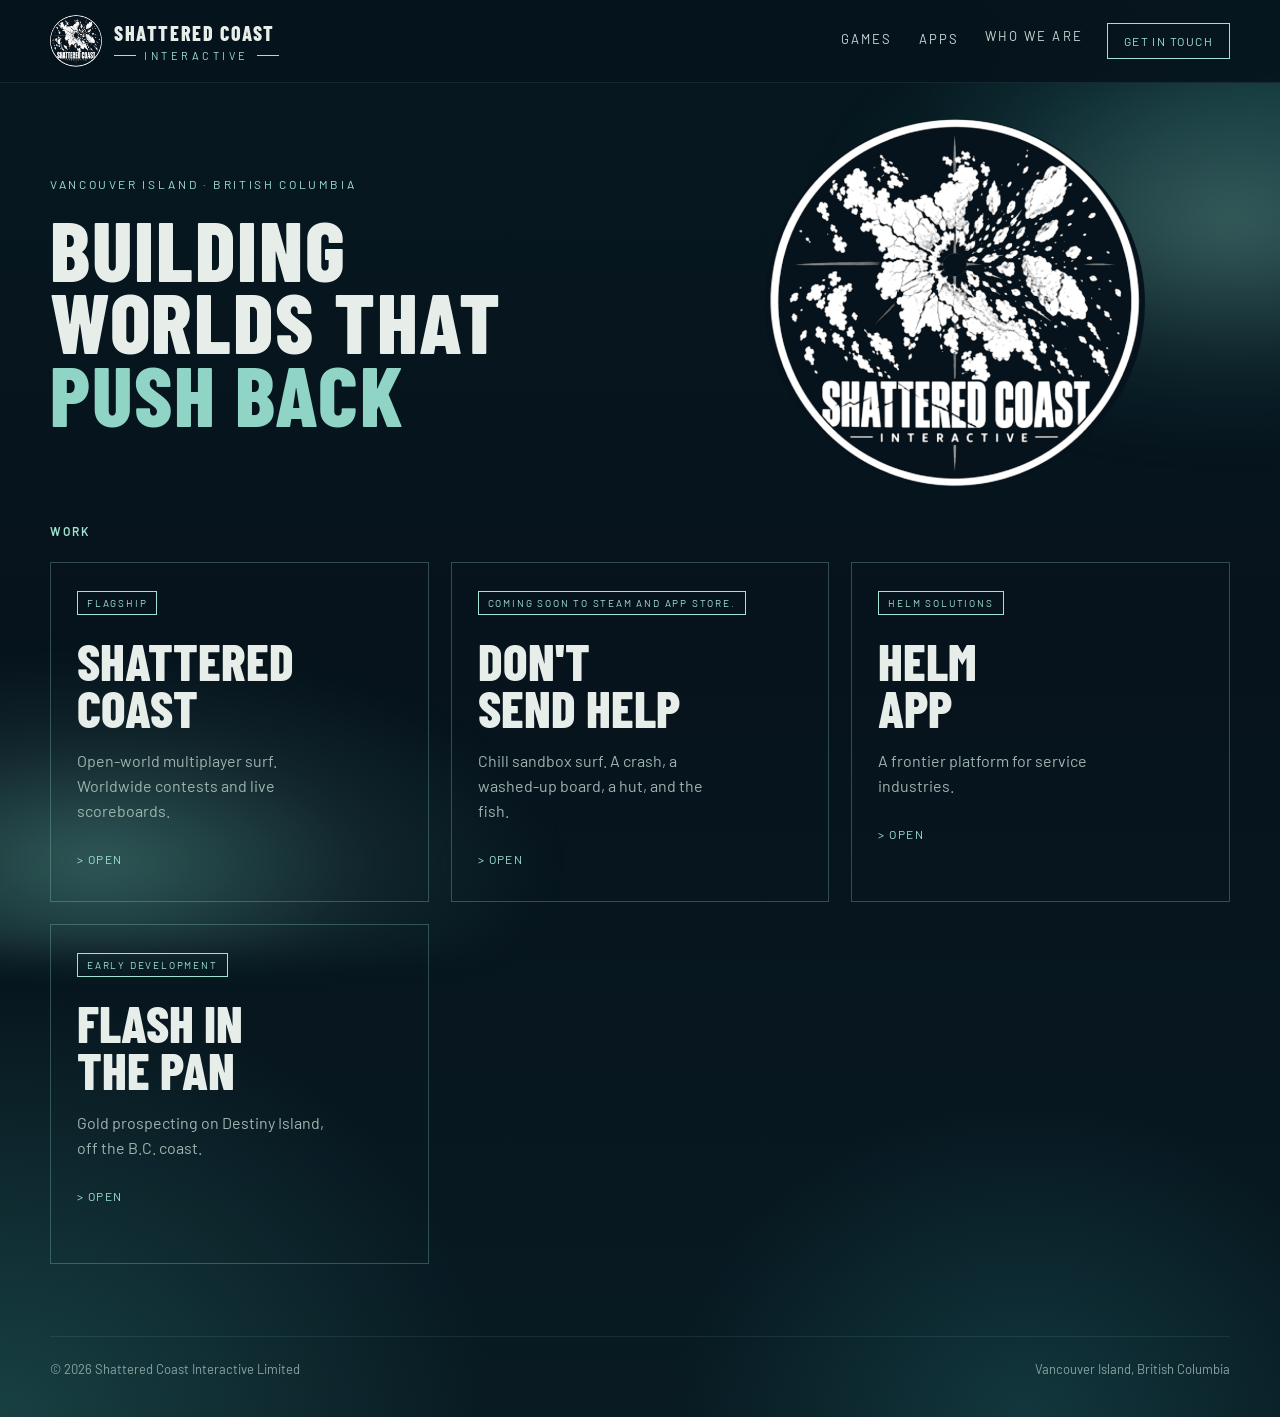
<file: index.html>
<!DOCTYPE html>
<html lang="en">
<head>
<meta charset="UTF-8" />
<meta name="viewport" content="width=device-width, initial-scale=1" />
<title>Shattered Coast Interactive</title>
<link href="https://fonts.googleapis.com/css2?family=Barlow+Condensed:wght@700;800&family=Barlow:wght@400;500&display=swap" rel="stylesheet" />
<link rel="stylesheet" href="styles.css" />
</head>
<body>
<div class="foam-strand a"></div>
<div class="foam-strand b"></div>
<header>
  <div class="wrap bar">
    <a class="brand" href="index.html">
      <img class="mark" src="logo-navy.jpg" alt="Shattered Coast logo" />
      <div class="word"><strong>SHATTERED COAST</strong><em><span></span> INTERACTIVE <span></span></em></div>
    </a>
    <button class="menu-btn" type="button" aria-label="Open menu">Menu</button>
    <nav>
      <div class="drop"><a href="game-shattered-coast.html">Games</a><div class="menu"><a href="game-shattered-coast.html">Shattered Coast</a><a href="dont-send-help.html">Don't Send Help</a><a href="flash-in-the-pan.html">Flash in the Pan</a></div></div>
      <div class="drop"><a href="helm.html">Apps</a><div class="menu"><a href="helm.html">Home</a></div></div>
      <a href="who-we-are.html">Who We Are</a>
    </nav>
    <a class="steam" href="contact.html">Get in touch</a>
  </div>
</header>
<main id="top">
  <section class="wrap hero">
    <div>
      <p class="pin">Vancouver Island · British Columbia</p>
      <h1>Building<br>worlds that<br><span class="foam">push back</span></h1>
    </div>
    <div class="hero-mark"><img src="logo-navy.jpg" alt="Shattered Coast" /></div>
  </section>
  <section class="wrap work">
    <p class="kicker"><b>Work</b></p>
    <div class="cards">
      <article class="panel">
        <span class="badge">Flagship</span>
        <h2>Shattered<br>Coast</h2>
        <p>Open-world multiplayer surf. Worldwide contests and live scoreboards.</p>
        <a href="game-shattered-coast.html">Open</a>
      </article>
      <article class="panel">
        <span class="badge">Coming soon to Steam and App Store.</span>
        <h2>Don't<br>Send Help</h2>
        <p>Chill sandbox surf. A crash, a washed-up board, a hut, and the fish.</p>
        <a href="dont-send-help.html">Open</a>
      </article>
      <article class="panel">
        <span class="badge">Helm Solutions</span>
        <h2>Helm<br>App</h2>
        <p>A frontier platform for service industries.</p>
        <a href="helm.html">Open</a>
      </article>
      <article class="panel">
        <span class="badge">Early development</span>
        <h2>Flash in<br>the Pan</h2>
        <p>Gold prospecting on Destiny Island, off the B.C. coast.</p>
        <a href="flash-in-the-pan.html">Open</a>
      </article>
    </div>
  </section>
</main>
<footer class="wrap"><span>© 2026 Shattered Coast Interactive Limited</span><span>Vancouver Island, British Columbia</span></footer>
<script>
document.querySelectorAll(".menu-btn").forEach(function(btn){
  btn.addEventListener("click", function(){
    var h = btn.closest("header");
    h.classList.toggle("open");
    btn.textContent = h.classList.contains("open") ? "Close" : "Menu";
  });
});
</script>
</body>
</html>
</file>
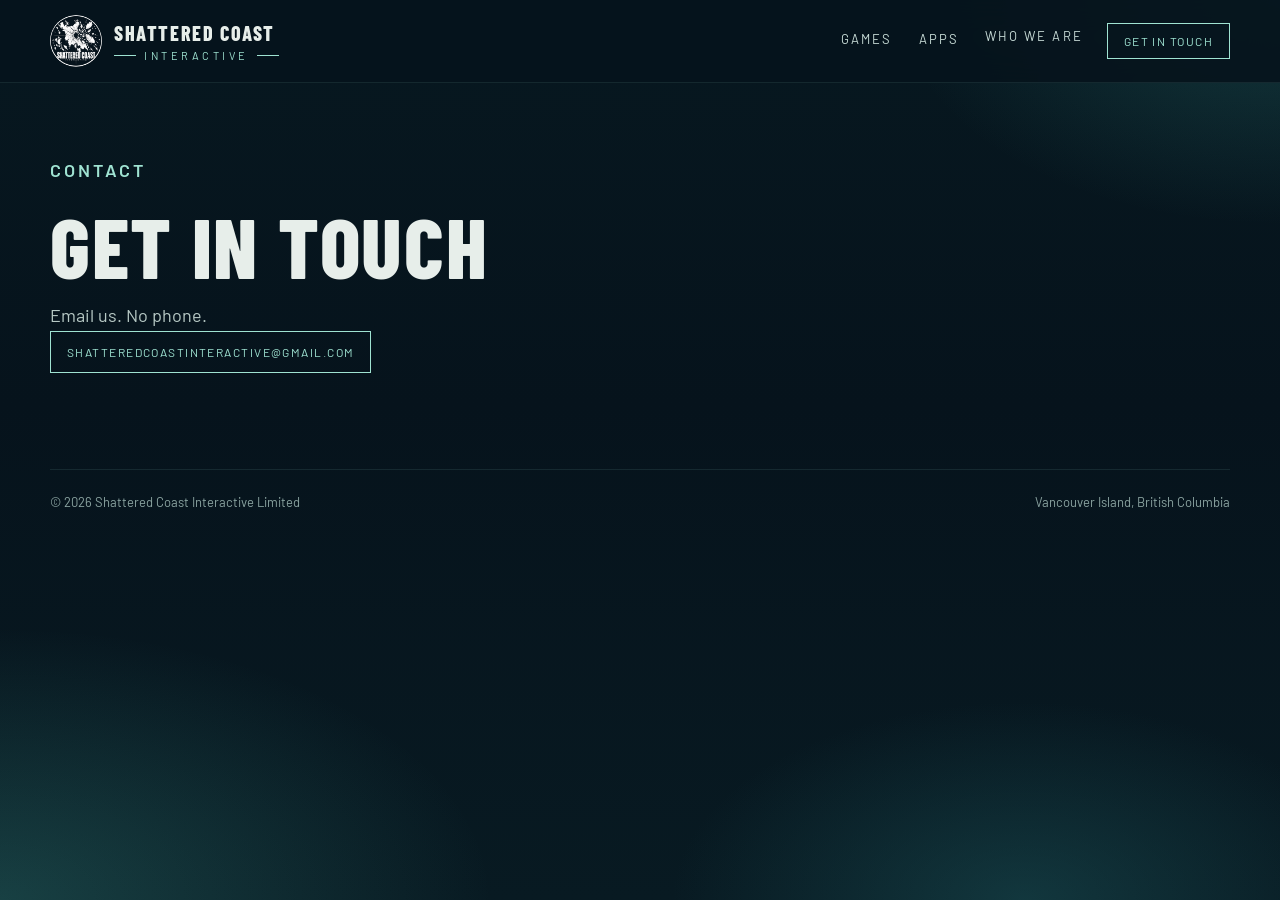
<file: contact.html>
<!DOCTYPE html>
<html lang="en">
<head>
<meta charset="UTF-8" />
<meta name="viewport" content="width=device-width, initial-scale=1" />
<title>Get in touch</title>
<link href="https://fonts.googleapis.com/css2?family=Barlow+Condensed:wght@700;800&family=Barlow:wght@400;500&display=swap" rel="stylesheet" />
<link rel="stylesheet" href="styles.css" />
</head>
<body>
<header>
  <div class="wrap bar">
    <a class="brand" href="index.html">
      <img class="mark" src="logo-navy.jpg" alt="Shattered Coast logo" />
      <div class="word"><strong>SHATTERED COAST</strong><em><span></span> INTERACTIVE <span></span></em></div>
    </a>
    <nav>
      <div class="drop"><a href="game-shattered-coast.html">Games</a><div class="menu"><a href="game-shattered-coast.html">Shattered Coast</a><a href="dont-send-help.html">Don't Send Help</a><a href="flash-in-the-pan.html">Flash in the Pan</a></div></div>
      <div class="drop"><a href="helm.html">Apps</a><div class="menu"><a href="helm.html">Home</a></div></div>
      <a href="who-we-are.html">Who We Are</a>
    </nav>
    <a class="steam" href="mailto:shatteredcoastinteractive@gmail.com">Get in touch</a>
  </div>
</header>
<main class="wrap page">
  <p class="kicker"><b>Contact</b></p>
  <h1>Get in touch</h1>
  <p>Email us. No phone.</p>
  <p><a class="steam" href="mailto:shatteredcoastinteractive@gmail.com">shatteredcoastinteractive@gmail.com</a></p>
</main>
<footer class="wrap"><span>© 2026 Shattered Coast Interactive Limited</span><span>Vancouver Island, British Columbia</span></footer>
</body>
</html>
</file>
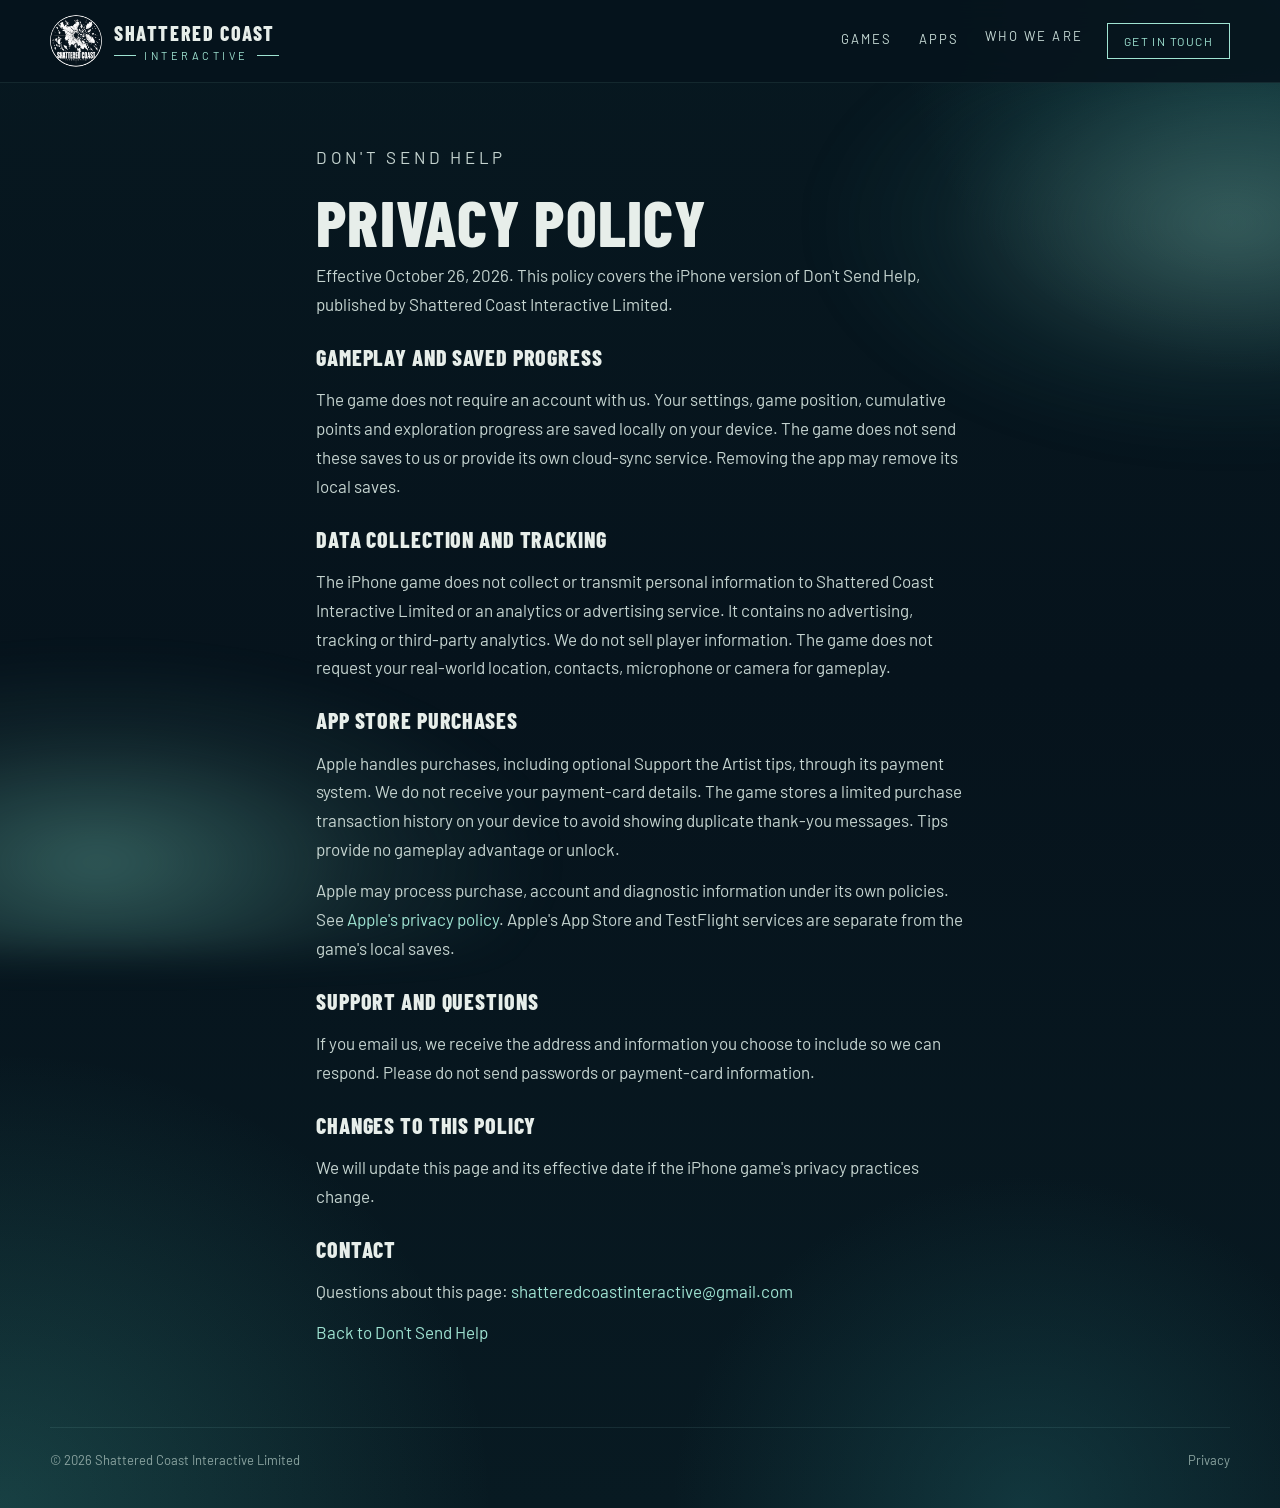
<file: dont-send-help-privacy.html>
<!DOCTYPE html>
<html lang="en">
<head>
<meta charset="UTF-8" />
<meta name="viewport" content="width=device-width, initial-scale=1" />
<title>Don't Send Help — Privacy policy</title>
<link href="https://fonts.googleapis.com/css2?family=Barlow+Condensed:wght@700;800&family=Barlow:wght@400;500&display=swap" rel="stylesheet" />
<link rel="stylesheet" href="styles.css" />
<style>
.policy { position: relative; z-index: 1; padding: 48px 0 80px; max-width: 72ch; }
.policy h1 { font-size: clamp(36px, 5vw, 64px); margin-bottom: 12px; }
.policy p, .policy li { color: #c5d4d0; font-size: 17px; line-height: 1.7; margin-top: 12px; }
.policy h2 { font-size: 22px; margin-top: 28px; letter-spacing: .04em; }
.policy a { color: var(--foam); }
</style>
</head>
<body>
<div class="foam-strand a"></div>
<div class="foam-strand b"></div>
<header>
  <div class="wrap bar">
    <a class="brand" href="index.html">
      <img class="mark" src="logo-navy.jpg" alt="Shattered Coast logo" />
      <div class="word"><strong>SHATTERED COAST</strong><em><span></span> INTERACTIVE <span></span></em></div>
    </a>
    <button class="menu-btn" type="button" aria-label="Open menu">Menu</button>
    <nav>
      <div class="drop"><a href="game-shattered-coast.html">Games</a><div class="menu"><a href="game-shattered-coast.html">Shattered Coast</a><a href="dont-send-help.html">Don't Send Help</a><a href="flash-in-the-pan.html">Flash in the Pan</a></div></div>
      <div class="drop"><a href="helm.html">Apps</a><div class="menu"><a href="helm.html">Home</a></div></div>
      <a href="who-we-are.html">Who We Are</a>
    </nav>
    <a class="steam" href="contact.html">Get in touch</a>
  </div>
</header>
<main class="wrap policy">
  <p class="pin">Don't Send Help</p>
  <h1>Privacy policy</h1>
  <p>Effective October 26, 2026. This policy covers the iPhone version of Don't Send Help, published by Shattered Coast Interactive Limited.</p>
  <h2>Gameplay and saved progress</h2>
  <p>The game does not require an account with us. Your settings, game position, cumulative points and exploration progress are saved locally on your device. The game does not send these saves to us or provide its own cloud-sync service. Removing the app may remove its local saves.</p>
  <h2>Data collection and tracking</h2>
  <p>The iPhone game does not collect or transmit personal information to Shattered Coast Interactive Limited or an analytics or advertising service. It contains no advertising, tracking or third-party analytics. We do not sell player information. The game does not request your real-world location, contacts, microphone or camera for gameplay.</p>
  <h2>App Store purchases</h2>
  <p>Apple handles purchases, including optional Support the Artist tips, through its payment system. We do not receive your payment-card details. The game stores a limited purchase transaction history on your device to avoid showing duplicate thank-you messages. Tips provide no gameplay advantage or unlock.</p>
  <p>Apple may process purchase, account and diagnostic information under its own policies. See <a href="https://www.apple.com/legal/privacy/">Apple's privacy policy</a>. Apple's App Store and TestFlight services are separate from the game's local saves.</p>
  <h2>Support and questions</h2>
  <p>If you email us, we receive the address and information you choose to include so we can respond. Please do not send passwords or payment-card information.</p>
  <h2>Changes to this policy</h2>
  <p>We will update this page and its effective date if the iPhone game's privacy practices change.</p>
  <h2>Contact</h2>
  <p>Questions about this page: <a href="mailto:shatteredcoastinteractive@gmail.com">shatteredcoastinteractive@gmail.com</a></p>
  <p><a href="dont-send-help.html">Back to Don't Send Help</a></p>
</main>
<footer class="wrap"><span>© 2026 Shattered Coast Interactive Limited</span><span>Privacy</span></footer>
<script>
document.querySelectorAll(".menu-btn").forEach(function(btn){
  btn.addEventListener("click", function(){
    var h = btn.closest("header");
    h.classList.toggle("open");
    btn.textContent = h.classList.contains("open") ? "Close" : "Menu";
  });
});
</script>
</body>
</html>
</file>
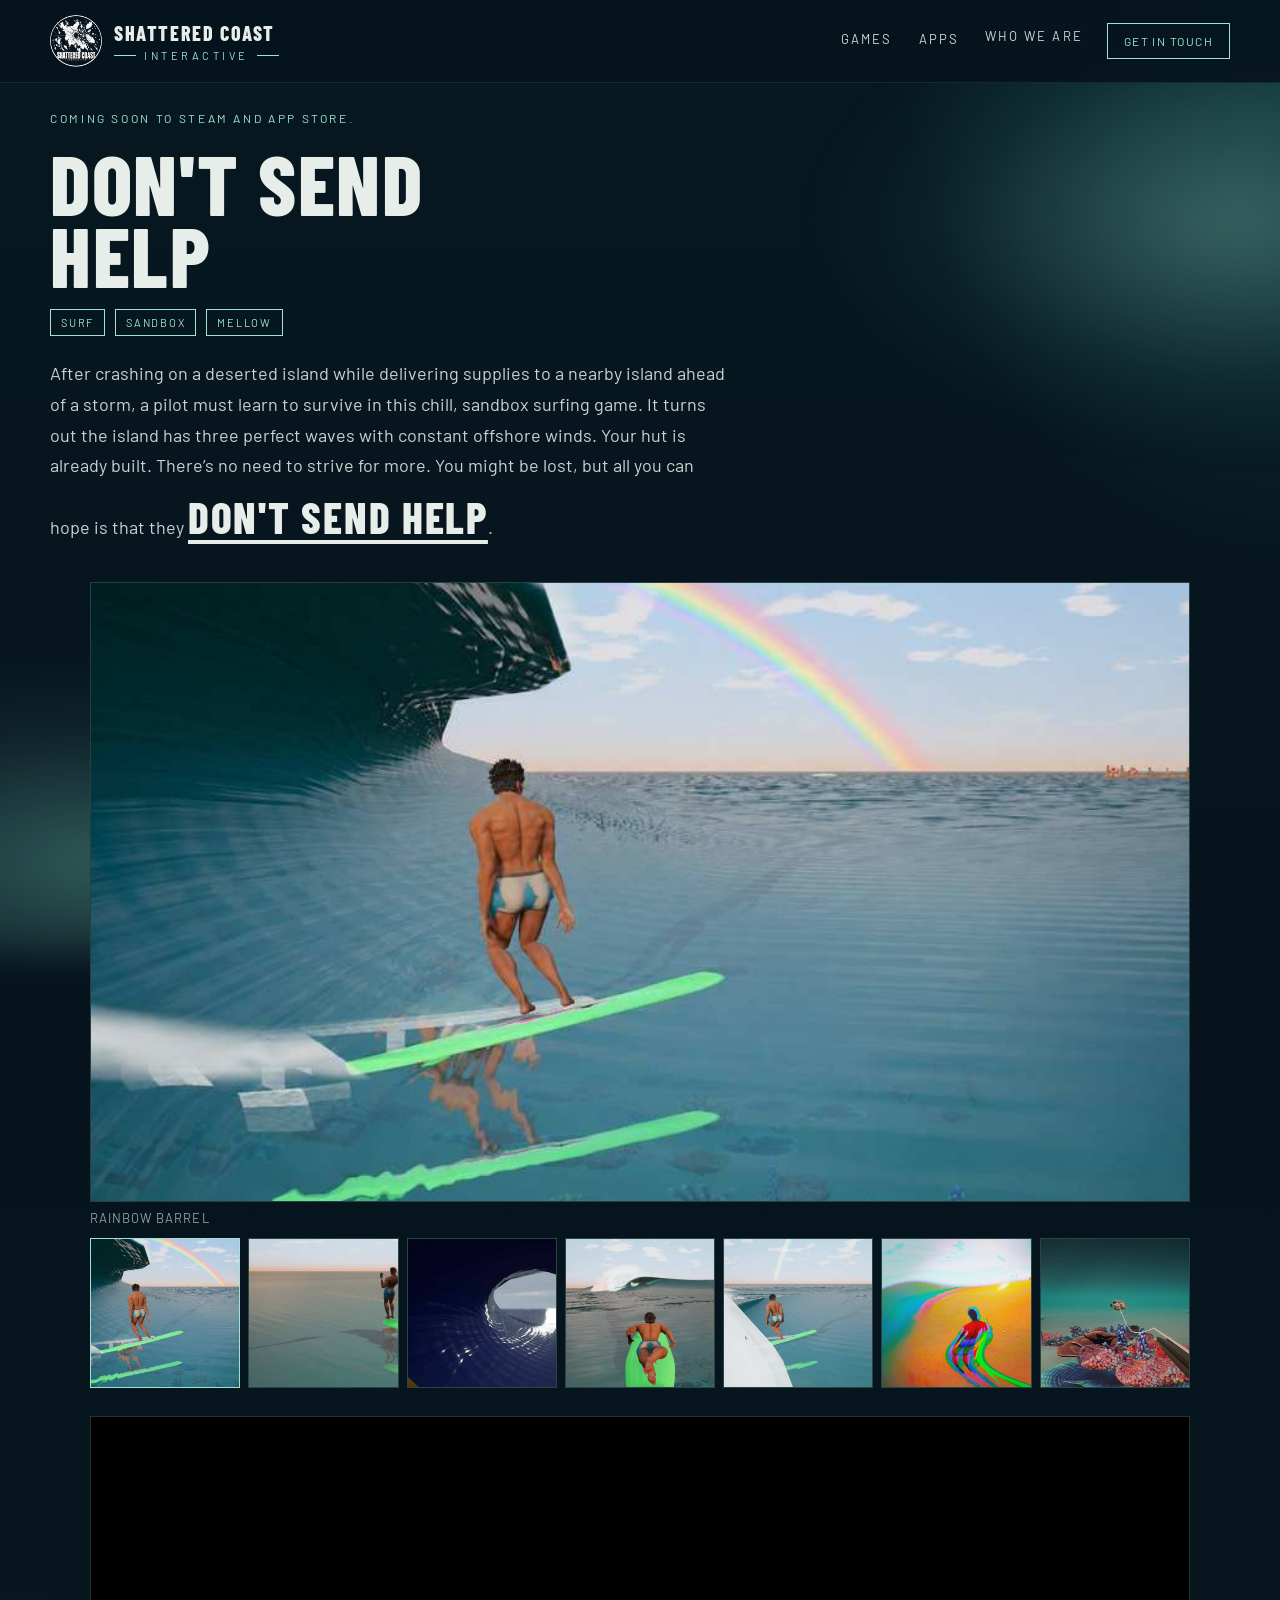
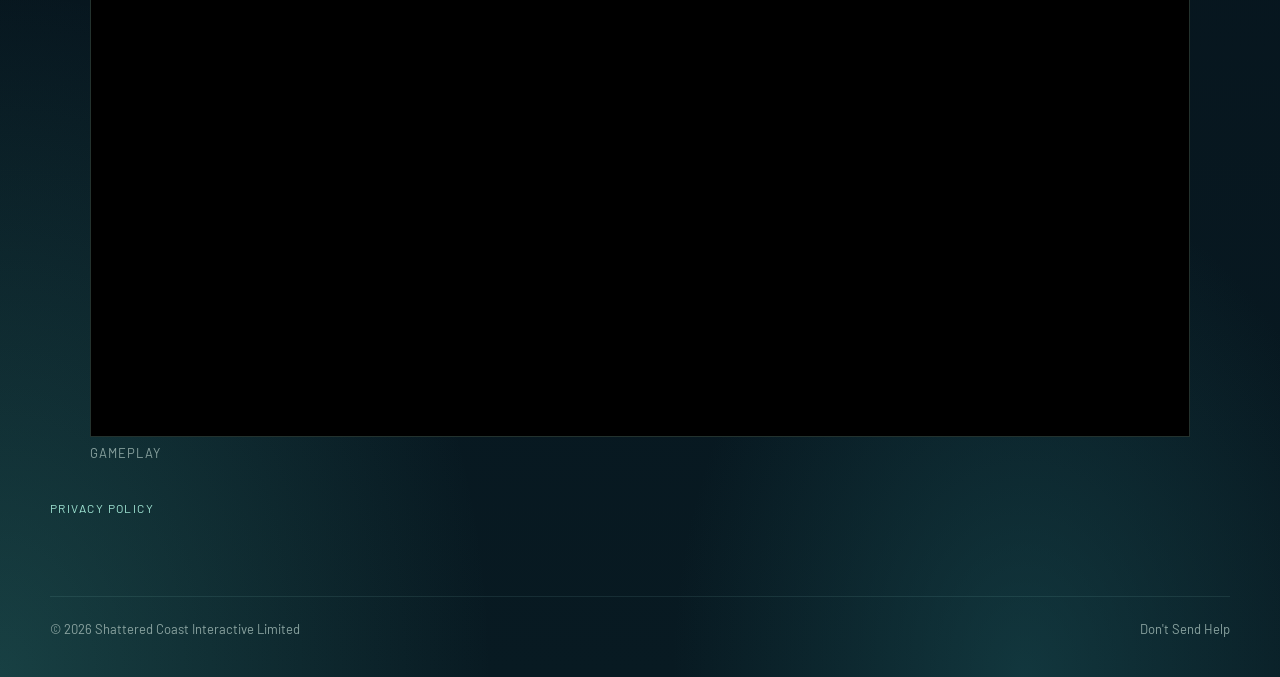
<file: dont-send-help.html>
<!DOCTYPE html>
<html lang="en">
<head>
<meta charset="UTF-8" />
<meta name="viewport" content="width=device-width, initial-scale=1" />
<title>Don't Send Help</title>
<link href="https://fonts.googleapis.com/css2?family=Barlow+Condensed:wght@700;800&family=Barlow:wght@400;500&display=swap" rel="stylesheet" />
<link rel="stylesheet" href="styles.css" />
<style>
.dsh { position: relative; z-index: 1; padding: 28px 0 80px; }
.shot { width: min(1100px, 100%); margin: 28px auto 0; background: #041018; border: 1px solid rgba(159,227,210,.22); }
.shot img { display: block; width: 100%; height: auto; aspect-ratio: 16/9; object-fit: cover; }
.thumbs { width: min(1100px, 100%); margin: 12px auto 0; display: grid; grid-template-columns: repeat(7, 1fr); gap: 8px; }
.thumb { border: 1px solid rgba(159,227,210,.25); padding: 0; background: #041018; cursor: pointer; }
.thumb img { display: block; width: 100%; aspect-ratio: 1; object-fit: cover; }
.thumb.on, .thumb:hover { border-color: #9fe3d2; }
.dsh h1 { font-size: clamp(42px, 7vw, 84px); max-width: 12ch; margin-top: 18px; }
.badge-row { display: flex; gap: 10px; flex-wrap: wrap; margin: 18px 0 22px; }
.badge-row span { border: 1px solid var(--foam); color: var(--foam); font-size: 11px; letter-spacing: .16em; text-transform: uppercase; padding: 6px 10px; }
.lead { max-width: 68ch; color: #c5d4d0; font-size: 18px; line-height: 1.7; }
.big-name { font-family: "Barlow Condensed", sans-serif; font-weight: 800; font-size: 2.4em; letter-spacing: .04em; text-transform: uppercase; color: #e7eeea; text-decoration: underline; text-underline-offset: 6px; }
.cap { width: min(1100px, 100%); margin: 8px auto 0; color: #8aa3a0; font-size: 13px; letter-spacing: .08em; text-transform: uppercase; }

.gameplay { width: min(1100px, 100%); margin: 28px auto 0; }
.gameplay .frame { position: relative; width: 100%; padding-bottom: 56.25%; background: #000; border: 1px solid rgba(159,227,210,.22); }
.gameplay iframe { position: absolute; inset: 0; width: 100%; height: 100%; border: 0; }
.policy-link { margin-top: 36px; }
.policy-link a { color: var(--foam); letter-spacing: .12em; text-transform: uppercase; font-size: 12px; }
@media (max-width: 720px) { .thumbs { grid-template-columns: repeat(4, 1fr); } }
</style>
</head>
<body>
<div class="foam-strand a"></div>
<div class="foam-strand b"></div>
<header>
  <div class="wrap bar">
    <a class="brand" href="index.html">
      <img class="mark" src="logo-navy.jpg" alt="Shattered Coast logo" />
      <div class="word"><strong>SHATTERED COAST</strong><em><span></span> INTERACTIVE <span></span></em></div>
    </a>
    <button class="menu-btn" type="button" aria-label="Open menu">Menu</button>
    <nav>
      <div class="drop"><a href="game-shattered-coast.html">Games</a><div class="menu"><a href="game-shattered-coast.html">Shattered Coast</a><a href="dont-send-help.html">Don't Send Help</a><a href="flash-in-the-pan.html">Flash in the Pan</a></div></div>
      <div class="drop"><a href="helm.html">Apps</a><div class="menu"><a href="helm.html">Home</a></div></div>
      <a href="who-we-are.html">Who We Are</a>
    </nav>
    <a class="steam" href="contact.html">Get in touch</a>
  </div>
</header>
<main class="wrap dsh">
  <p class="pin">Coming soon to Steam and App Store.</p>
  <h1>Don't Send Help</h1>
  <div class="badge-row"><span>Surf</span><span>Sandbox</span><span>Mellow</span></div>
  <p class="lead">After crashing on a deserted island while delivering supplies to a nearby island ahead of a storm, a pilot must learn to survive in this chill, sandbox surfing game. It turns out the island has three perfect waves with constant offshore winds. Your hut is already built. There’s no need to strive for more. You might be lost, but all you can hope is that they <span class="big-name">Don't Send Help</span>.</p>
  <div class="shot"><img id="main" src="[data-uri]" alt="Getting barreled under a rainbow" /></div>
  <p class="cap" id="label">Rainbow barrel</p>
  <div class="thumbs"><button class="thumb" type="button" data-label="Rainbow barrel"><img src="[data-uri]" alt="Getting barreled under a rainbow"></button><button class="thumb" type="button" data-label="Calm"><img src="[data-uri]" alt="Standing on a calm sea beside a washed-up board"></button><button class="thumb" type="button" data-label="Barrel"><img src="[data-uri]" alt="Inside a barrel, looking out at the sun"></button><button class="thumb" type="button" data-label="Paddle out"><img src="[data-uri]" alt="Paddling toward a breaking wave"></button><button class="thumb" type="button" data-label="On the face"><img src="[data-uri]" alt="Riding down the face of a wave"></button><button class="thumb" type="button" data-label="Beach"><img src="[data-uri]" alt="Running the beach"></button><button class="thumb" type="button" data-label="Spearfish"><img src="[data-uri]" alt="Spearfishing over a reef"></button></div>
  
  <div class="gameplay">
    <div class="frame">
      <iframe src="https://www.youtube.com/embed/rc4p-FuWe9o" title="Don't Send Help gameplay" allow="accelerometer; autoplay; clipboard-write; encrypted-media; gyroscope; picture-in-picture; web-share" allowfullscreen></iframe>
    </div>
    <p class="cap">Gameplay</p>
  </div>
  <p class="policy-link"><a href="dont-send-help-privacy.html">Privacy policy</a></p>
</main>
<footer class="wrap"><span>© 2026 Shattered Coast Interactive Limited</span><span>Don't Send Help</span></footer>
<script>
document.querySelectorAll(".menu-btn").forEach(function(btn){
  btn.addEventListener("click", function(){
    var h = btn.closest("header");
    h.classList.toggle("open");
    btn.textContent = h.classList.contains("open") ? "Close" : "Menu";
  });
});
var main = document.getElementById("main");
var label = document.getElementById("label");
document.querySelectorAll(".thumb").forEach(function(btn, i){
  if (i === 0) btn.classList.add("on");
  function show(){
    main.src = btn.querySelector("img").src;
    main.alt = btn.querySelector("img").alt;
    label.textContent = btn.getAttribute("data-label");
    document.querySelectorAll(".thumb").forEach(function(t){ t.classList.remove("on"); });
    btn.classList.add("on");
  }
  btn.addEventListener("mouseenter", show);
  btn.addEventListener("click", show);
});
</script>
</body>
</html>
</file>
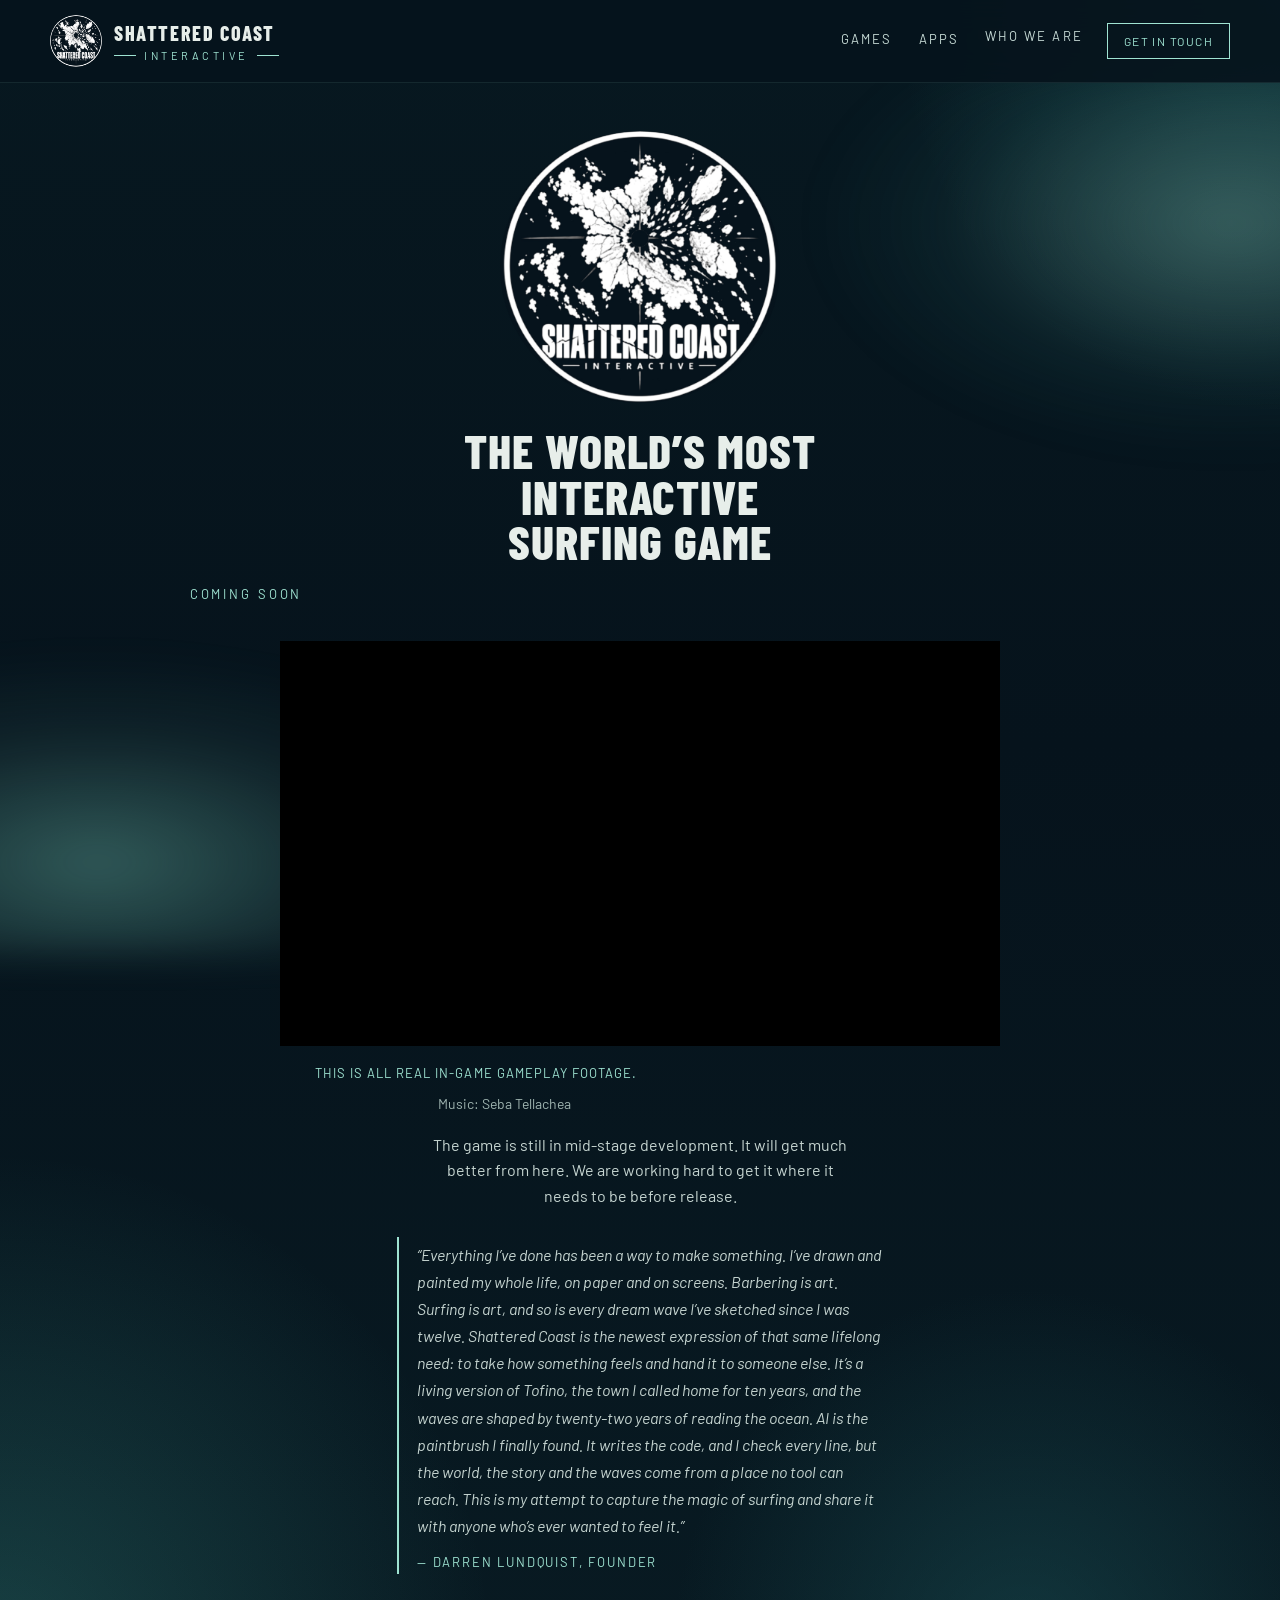
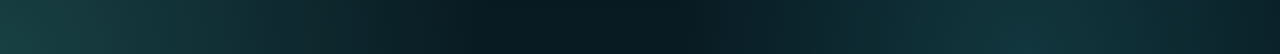
<file: game-shattered-coast.html>
<!DOCTYPE html>
<html lang="en">
<head>
<meta charset="UTF-8" />
<meta name="viewport" content="width=device-width, initial-scale=1" />
<title>Shattered Coast</title>
<link href="https://fonts.googleapis.com/css2?family=Barlow+Condensed:wght@700;800&family=Barlow:wght@400;500&display=swap" rel="stylesheet" />
<link rel="stylesheet" href="styles.css" />
<style>
.founders-note { max-width:54ch; margin:28px auto 0; text-align:left; border-left:2px solid #9fe3d2; padding:4px 0 4px 18px; }
.founders-note p { color:#c5d4d0; font-size:16px; line-height:1.7; font-style:italic; text-transform:none; letter-spacing:0; }
.founders-note cite { display:block; margin-top:14px; font-style:normal; font-size:13px; letter-spacing:.14em; text-transform:uppercase; color:#9fe3d2; }
.page { text-align:center; padding:48px 0 80px; position:relative; z-index:1; }
.page > img { width:min(280px,70%); border-radius:50%; margin-bottom:22px; }
.page h1 { font-size:clamp(28px,4.4vw,48px); max-width:18ch; margin:0 auto; line-height:.95; }
.page > p { color:#9fe3d2; letter-spacing:.22em; text-transform:uppercase; font-size:13px; margin-top:18px; }
.gameplay { width:min(720px,100%); margin:36px auto 8px; text-align:center; }
.gameplay .frame { position:relative; width:100%; padding-bottom:56.25%; background:#000; }
.gameplay iframe { position:absolute; inset:0; width:100%; height:100%; border:0; }
.gameplay .cap { margin-top:16px; color:#9fe3d2; letter-spacing:.08em; text-transform:uppercase; font-size:13px; }
.gameplay .music { margin-top:8px; color:#9fb4b0; font-size:14px; }
.gameplay .dev { margin:16px auto 0; max-width:46ch; color:#c5d4d0; font-size:16px; line-height:1.6; }
</style>
</head>
<body>
<div class="foam-strand a"></div>
<div class="foam-strand b"></div>
<header>
  <div class="wrap bar">
    <a class="brand" href="index.html">
      <img class="mark" src="logo-navy.jpg" alt="Shattered Coast logo" />
      <div class="word"><strong>SHATTERED COAST</strong><em><span></span> INTERACTIVE <span></span></em></div>
    </a>
    <button class="menu-btn" type="button" aria-label="Open menu">Menu</button>
    <nav>
      <div class="drop"><a href="game-shattered-coast.html">Games</a><div class="menu"><a href="game-shattered-coast.html">Shattered Coast</a><a href="dont-send-help.html">Don't Send Help</a><a href="flash-in-the-pan.html">Flash in the Pan</a></div></div>
      <div class="drop"><a href="helm.html">Apps</a><div class="menu"><a href="helm.html">Home</a></div></div>
      <a href="who-we-are.html">Who We Are</a>
    </nav>
    <a class="steam" href="contact.html">Get in touch</a>
  </div>
</header>
<main class="wrap page">
  <img src="logo-navy.jpg" alt="Shattered Coast" />
  <h1>The world’s most interactive surfing game</h1>
  <p>Coming soon</p>
  <div class="gameplay">
    <div class="frame">
      <iframe src="https://www.youtube.com/embed/f6Y5Jz1dGec" title="Shattered Coast gameplay" allow="accelerometer; autoplay; clipboard-write; encrypted-media; gyroscope; picture-in-picture; web-share" allowfullscreen></iframe>
    </div>
    <p class="cap">This is all real in-game gameplay footage.</p>
    <p class="music">Music: Seba Tellachea</p>
    <p class="dev">The game is still in mid-stage development. It will get much better from here. We are working hard to get it where it needs to be before release.</p>
  </div>
  <blockquote class="founders-note">
    <p>“Everything I’ve done has been a way to make something. I’ve drawn and painted my whole life, on paper and on screens. Barbering is art. Surfing is art, and so is every dream wave I’ve sketched since I was twelve. Shattered Coast is the newest expression of that same lifelong need: to take how something feels and hand it to someone else. It’s a living version of Tofino, the town I called home for ten years, and the waves are shaped by twenty-two years of reading the ocean. AI is the paintbrush I finally found. It writes the code, and I check every line, but the world, the story and the waves come from a place no tool can reach. This is my attempt to capture the magic of surfing and share it with anyone who’s ever wanted to feel it.”</p>
    <cite>— Darren Lundquist, Founder</cite>
  </blockquote>
</main>
<script>
document.querySelectorAll(".menu-btn").forEach(function(btn){
  btn.addEventListener("click", function(){
    var h = btn.closest("header");
    h.classList.toggle("open");
    btn.textContent = h.classList.contains("open") ? "Close" : "Menu";
  });
});
</script>
</body>
</html>
</file>
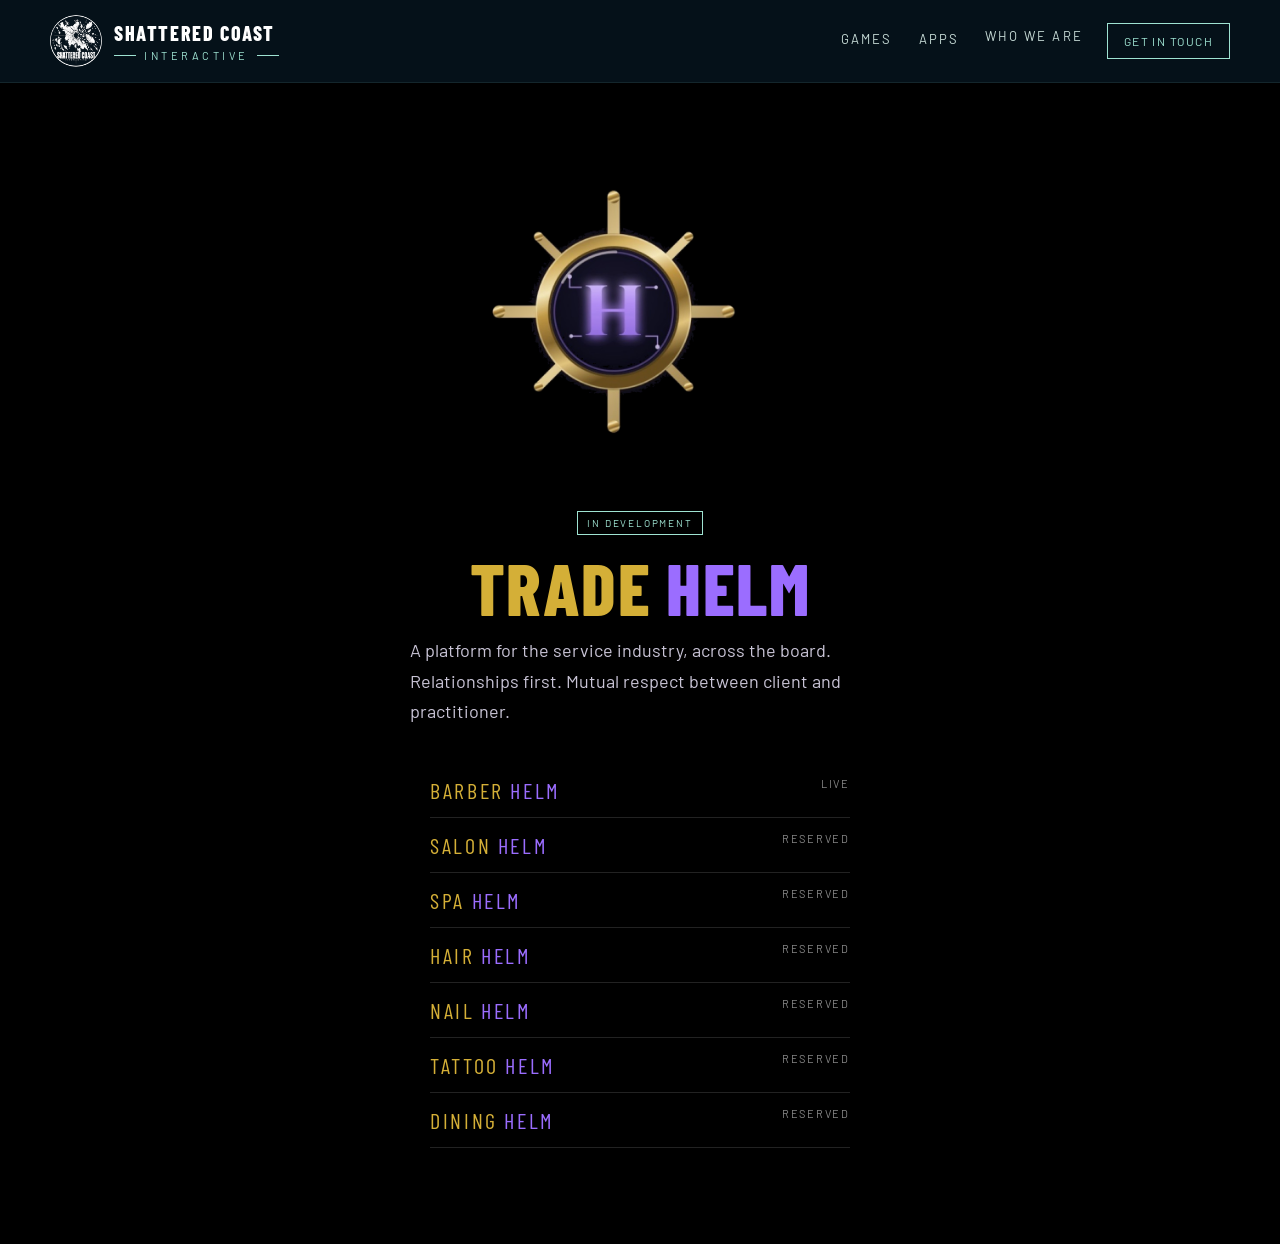
<file: helm.html>
<!DOCTYPE html>
<html lang="en">
<head>
<meta charset="UTF-8" />
<meta name="viewport" content="width=device-width, initial-scale=1" />
<title>Helm</title>
<link href="https://fonts.googleapis.com/css2?family=Barlow+Condensed:wght@700;800&family=Barlow:wght@400;500&display=swap" rel="stylesheet" />
<link rel="stylesheet" href="styles.css" />
<style>
.helm-wrap { max-width: 880px; margin: 0 auto; padding: 48px 24px 96px; text-align: center; position: relative; z-index: 1; }
.helm-wrap img.hero-mark { width: min(340px, 70vw); margin: 12px auto 28px; display: block; }
.helm-wrap h1 { font-size: clamp(40px, 7vw, 72px); }
.helm-wrap h1 .gold { color: #d4af37; }
.helm-wrap h1 .violet { color: #9b6dff; }
.helm-wrap .lead { color: #c9c4d6; max-width: 46ch; margin: 16px auto 36px; line-height: 1.7; font-size: 18px; text-align: left; }
.helm-list { list-style: none; max-width: 420px; margin: 0 auto; text-align: left; }
.helm-list li { display: flex; justify-content: space-between; padding: 14px 0; border-bottom: 1px solid #222; font-family: "Barlow Condensed", sans-serif; letter-spacing: .12em; text-transform: uppercase; font-size: 22px; }
.helm-list .trade { color: #d4af37; }
.helm-list .helmword { color: #9b6dff; }
.helm-list .status { font-family: Barlow, sans-serif; font-size: 11px; letter-spacing: .16em; color: #888; }
</style>
</head>
<body class="helm-page">
<header>
  <div class="wrap bar">
    <a class="brand" href="index.html"><img class="mark" src="logo-navy.jpg" alt="" /><div class="word"><strong>SHATTERED COAST</strong><em><span></span> INTERACTIVE <span></span></em></div></a>
    <nav>
      <div class="drop"><a href="game-shattered-coast.html">Games</a><div class="menu"><a href="game-shattered-coast.html">Shattered Coast</a><a href="dont-send-help.html">Don't Send Help</a><a href="flash-in-the-pan.html">Flash in the Pan</a></div></div>
      <div class="drop"><a href="helm.html">Apps</a><div class="menu"><a href="helm.html">Home</a></div></div>
      <a href="who-we-are.html">Who We Are</a>
    </nav>
    <a class="steam" href="contact.html">Get in touch</a>
  </div>
</header>
<main class="helm-wrap">
  <img class="hero-mark" src="helm-mark.jpg" alt="Helm mark" />
  <span class="badge">In development</span>
  <h1><span class="gold">TRADE</span> <span class="violet">HELM</span></h1>
  <p class="lead">A platform for the service industry, across the board. Relationships first. Mutual respect between client and practitioner.</p>
  <ul class="helm-list">
    <li><span><span class="trade">Barber</span> <span class="helmword">Helm</span></span><span class="status">Live</span></li>
    <li><span><span class="trade">Salon</span> <span class="helmword">Helm</span></span><span class="status">Reserved</span></li>
    <li><span><span class="trade">Spa</span> <span class="helmword">Helm</span></span><span class="status">Reserved</span></li>
    <li><span><span class="trade">Hair</span> <span class="helmword">Helm</span></span><span class="status">Reserved</span></li>
    <li><span><span class="trade">Nail</span> <span class="helmword">Helm</span></span><span class="status">Reserved</span></li>
    <li><span><span class="trade">Tattoo</span> <span class="helmword">Helm</span></span><span class="status">Reserved</span></li>
    <li><span><span class="trade">Dining</span> <span class="helmword">Helm</span></span><span class="status">Reserved</span></li>
  </ul>
</main>
</body>
</html>
</file>
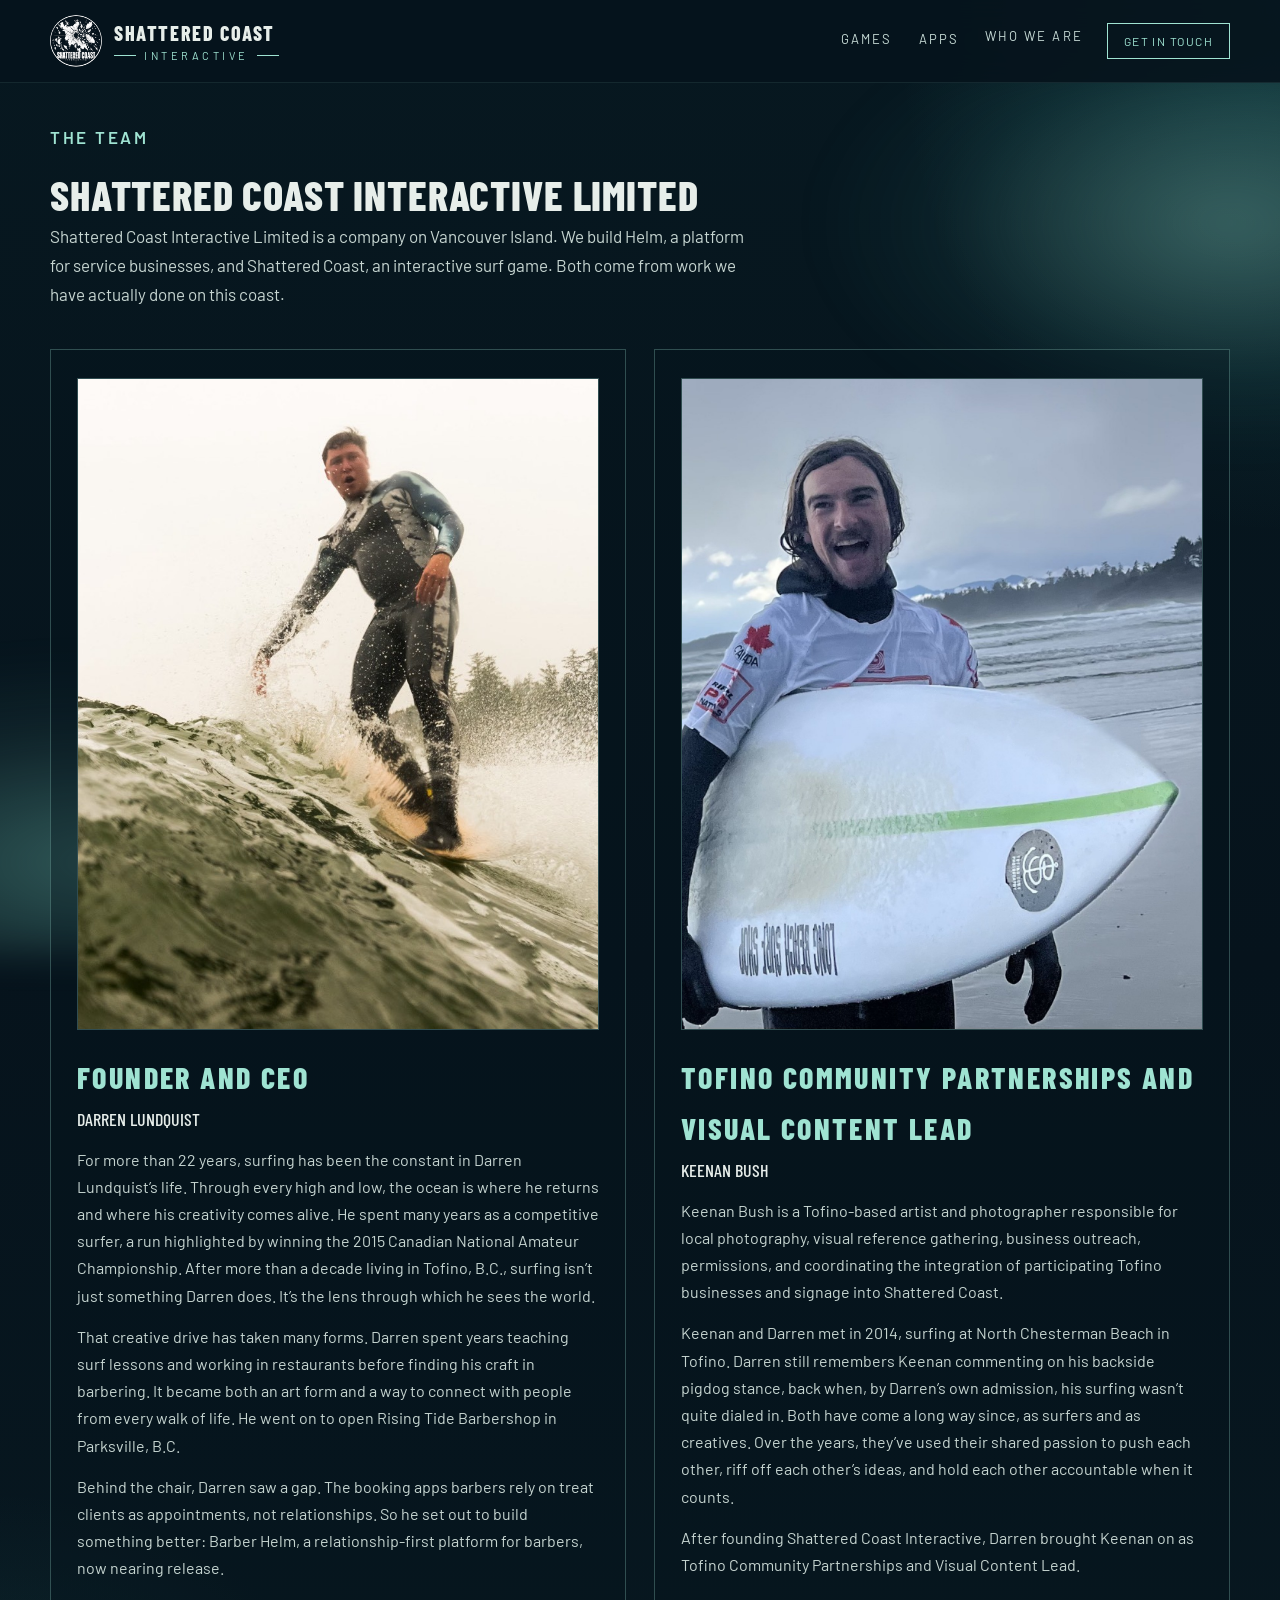
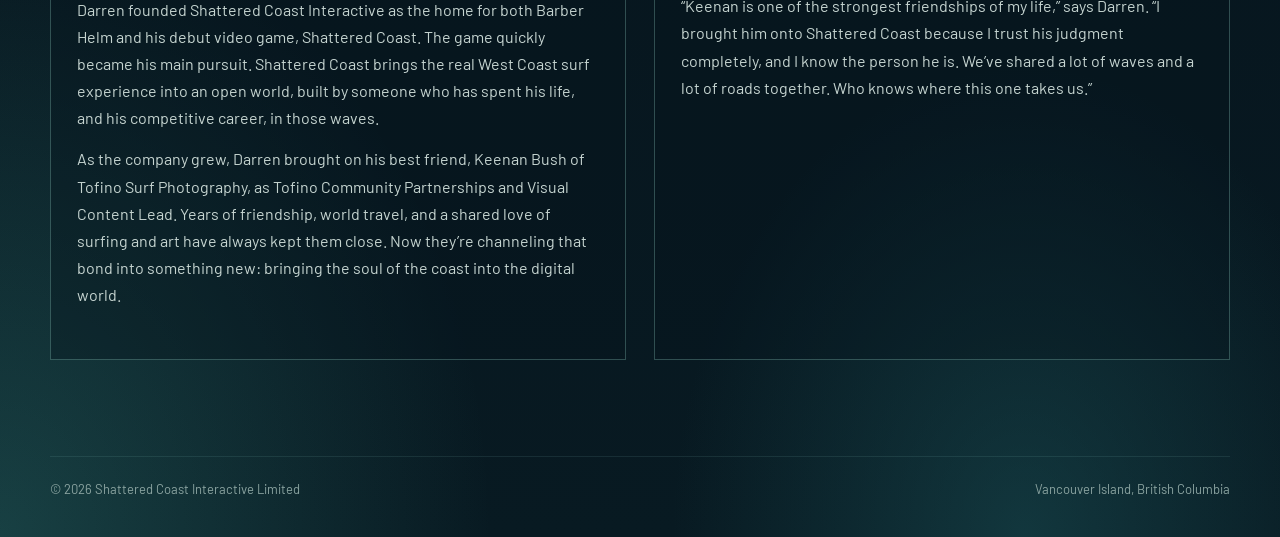
<file: who-we-are.html>
<!DOCTYPE html>
<html lang="en">
<head>
<meta charset="UTF-8" />
<meta name="viewport" content="width=device-width, initial-scale=1" />
<title>Who We Are</title>
<link href="https://fonts.googleapis.com/css2?family=Barlow+Condensed:wght@700;800&family=Barlow:wght@400;500&display=swap" rel="stylesheet" />
<link rel="stylesheet" href="styles.css" />
<style>
.who { position: relative; z-index: 1; padding: 40px 0 96px; }
.who-studio { margin-bottom: 40px; }
.who-studio h1 { font-size: clamp(28px, 4vw, 42px); margin: 0 0 10px; }
.who-studio p { color: #c5d4d0; line-height: 1.7; font-size: 17px; max-width: 70ch; }
.people { display: grid; grid-template-columns: 1fr 1fr; gap: 28px; }
.person { border: 1px solid var(--line); padding: 28px 26px 36px; background: rgba(7,20,31,.35); }
.person .photo { width: 100%; aspect-ratio: 4/5; object-fit: cover; border: 1px solid var(--line); margin-bottom: 22px; display: block; background: #07141f; }
.person .role { font-family: "Barlow Condensed", sans-serif; font-weight: 800; font-size: clamp(22px, 2.4vw, 30px); letter-spacing: .08em; text-transform: uppercase; color: var(--foam); margin: 0 0 8px; }
.person h2 { font-size: 18px; font-weight: 500; margin: 0 0 18px; }
.person p { color: #c5d4d0; line-height: 1.7; font-size: 16px; margin-bottom: 14px; }
@media (max-width: 800px) { .people { grid-template-columns: 1fr; } }
</style>
</head>
<body>
<div class="foam-strand a"></div>
<div class="foam-strand b"></div>
<header>
  <div class="wrap bar">
    <a class="brand" href="index.html">
      <img class="mark" src="logo-navy.jpg" alt="Shattered Coast logo" />
      <div class="word"><strong>SHATTERED COAST</strong><em><span></span> INTERACTIVE <span></span></em></div>
    </a>
    <nav>
      <div class="drop"><a href="game-shattered-coast.html">Games</a><div class="menu"><a href="game-shattered-coast.html">Shattered Coast</a><a href="dont-send-help.html">Don't Send Help</a><a href="flash-in-the-pan.html">Flash in the Pan</a></div></div>
      <div class="drop"><a href="helm.html">Apps</a><div class="menu"><a href="helm.html">Home</a></div></div>
      <a href="who-we-are.html">Who We Are</a>
    </nav>
    <a class="steam" href="contact.html">Get in touch</a>
  </div>
</header>
<main class="wrap who">
  <div class="who-studio">
    <p class="kicker"><b>The team</b></p>
    <h1>Shattered Coast Interactive Limited</h1>
    <p>Shattered Coast Interactive Limited is a company on Vancouver Island. We build Helm, a platform for service businesses, and Shattered Coast, an interactive surf game. Both come from work we have actually done on this coast.</p>
  </div>
  <div class="people">
    <article class="person">
      <img class="photo" src="darren.jpg" alt="Darren Lundquist" />
      <p class="role">Founder and CEO</p>
      <h2>Darren Lundquist</h2>
      <p>For more than 22 years, surfing has been the constant in Darren Lundquist’s life. Through every high and low, the ocean is where he returns and where his creativity comes alive. He spent many years as a competitive surfer, a run highlighted by winning the 2015 Canadian National Amateur Championship. After more than a decade living in Tofino, B.C., surfing isn’t just something Darren does. It’s the lens through which he sees the world.</p>
      <p>That creative drive has taken many forms. Darren spent years teaching surf lessons and working in restaurants before finding his craft in barbering. It became both an art form and a way to connect with people from every walk of life. He went on to open Rising Tide Barbershop in Parksville, B.C.</p>
      <p>Behind the chair, Darren saw a gap. The booking apps barbers rely on treat clients as appointments, not relationships. So he set out to build something better: Barber Helm, a relationship-first platform for barbers, now nearing release.</p>
      <p>Darren founded Shattered Coast Interactive as the home for both Barber Helm and his debut video game, Shattered Coast. The game quickly became his main pursuit. Shattered Coast brings the real West Coast surf experience into an open world, built by someone who has spent his life, and his competitive career, in those waves.</p>
      <p>As the company grew, Darren brought on his best friend, Keenan Bush of Tofino Surf Photography, as Tofino Community Partnerships and Visual Content Lead. Years of friendship, world travel, and a shared love of surfing and art have always kept them close. Now they’re channeling that bond into something new: bringing the soul of the coast into the digital world.</p>
    </article>
    <article class="person">
      <img class="photo" src="keenan.jpg" alt="Keenan Bush" />
      <p class="role">Tofino Community Partnerships and Visual Content Lead</p>
      <h2>Keenan Bush</h2>
      <p>Keenan Bush is a Tofino-based artist and photographer responsible for local photography, visual reference gathering, business outreach, permissions, and coordinating the integration of participating Tofino businesses and signage into Shattered Coast.</p>
      <p>Keenan and Darren met in 2014, surfing at North Chesterman Beach in Tofino. Darren still remembers Keenan commenting on his backside pigdog stance, back when, by Darren’s own admission, his surfing wasn’t quite dialed in. Both have come a long way since, as surfers and as creatives. Over the years, they’ve used their shared passion to push each other, riff off each other’s ideas, and hold each other accountable when it counts.</p>
      <p>After founding Shattered Coast Interactive, Darren brought Keenan on as Tofino Community Partnerships and Visual Content Lead.</p>
      <p>“Keenan is one of the strongest friendships of my life,” says Darren. “I brought him onto Shattered Coast because I trust his judgment completely, and I know the person he is. We’ve shared a lot of waves and a lot of roads together. Who knows where this one takes us.”</p>
    </article>
  </div>
</main>
<footer class="wrap"><span>© 2026 Shattered Coast Interactive Limited</span><span>Vancouver Island, British Columbia</span></footer>
</body>
</html>
</file>
<file: styles.css>
:root {
  --navy: #07141f;
  --foam: #9fe3d2;
  --paper: #e7eeea;
  --mute: #8aa3a0;
  --line: rgba(159, 227, 210, 0.28);
}
* { box-sizing: border-box; margin: 0; padding: 0; }
html { scroll-behavior: smooth; }
body {
  font-family: Barlow, system-ui, sans-serif;
  color: var(--paper);
  background:
    radial-gradient(70% 55% at 0% 100%, rgba(80, 200, 185, .22), transparent 55%),
    radial-gradient(60% 50% at 100% 0%, rgba(70, 190, 180, .2), transparent 50%),
    radial-gradient(50% 40% at 80% 100%, rgba(30, 90, 95, .45), transparent 55%),
    linear-gradient(180deg, #071820 0%, #06131c 45%, #081a22 100%);
  min-height: 100vh;
}
.foam-strand { pointer-events: none; position: fixed; z-index: 0; filter: blur(18px); }
.foam-strand.a {
  left: -8%; bottom: -6%; width: 52vw; height: 34vh;
  background: radial-gradient(ellipse at 30% 70%, rgba(127,220,200,.35), rgba(127,220,200,.08) 42%, transparent 70%);
}
.foam-strand.b {
  right: -10%; top: 8%; width: 46vw; height: 42vh;
  background: radial-gradient(ellipse at 70% 40%, rgba(143,212,196,.32), rgba(40,120,120,.1) 50%, transparent 72%);
}
a { color: inherit; text-decoration: none; }
.wrap { width: min(1180px, calc(100% - 48px)); margin: 0 auto; }
header {
  position: sticky; top: 0; z-index: 10;
  background: rgba(6,19,28,.9);
  backdrop-filter: blur(16px);
  border-bottom: 1px solid rgba(159,227,210,.1);
}
.bar { display: flex; align-items: center; gap: 24px; height: 82px; }
.brand { display: flex; align-items: center; gap: 12px; }
.mark { width: 52px; height: 52px; border-radius: 50%; object-fit: cover; background: #06131c; }
.word strong {
  display: block;
  font-family: "Barlow Condensed", sans-serif;
  letter-spacing: .08em; font-size: 20px; font-weight: 800;
}
.word em {
  display: flex; align-items: center; gap: 8px;
  font-style: normal; font-size: 11px; letter-spacing: .32em;
  color: var(--foam); margin-top: 4px;
}
.word em span { display: block; width: 22px; height: 1px; background: var(--foam); }
nav { margin-left: auto; display: flex; gap: 26px; }
nav a { font-size: 13px; letter-spacing: .16em; text-transform: uppercase; color: #c9ddd8; }
.steam {
  display: inline-flex; align-items: center; gap: 8px;
  border: 1px solid var(--foam); color: var(--foam);
  padding: 10px 16px; font-size: 12px; letter-spacing: .12em; text-transform: uppercase;
}
.hero {
  display: grid; grid-template-columns: 1.05fr .95fr; gap: 24px;
  align-items: center; padding: 36px 0 28px; position: relative; z-index: 1;
}
.pin { color: var(--foam); letter-spacing: .22em; text-transform: uppercase; font-size: 12px; margin-bottom: 22px; }
h1 {
  font-family: "Barlow Condensed", sans-serif;
  font-weight: 800; text-transform: uppercase;
  letter-spacing: .02em; line-height: .86;
  font-size: clamp(52px, 6.6vw, 92px);
}
h1 .foam { color: #8fd4c4; }
.hero-mark { position: relative; display: grid; place-items: center; z-index: 1; }
.hero-mark img { width: min(380px, 80%); border-radius: 50%; }
.work { padding: 8px 0 72px; position: relative; z-index: 1; }
.kicker {
  display: flex; gap: 16px; align-items: center;
  letter-spacing: .16em; text-transform: uppercase;
  font-size: 12px; color: var(--mute); margin-bottom: 24px;
}
.kicker b { color: var(--foam); font-weight: 600; }
.cards { display: grid; grid-template-columns: 1fr 1fr 1fr; gap: 22px; }
.panel { min-height: 340px; padding: 28px 26px; border: 1px solid var(--line); position: relative; }
.badge {
  display: inline-block; border: 1px solid var(--foam); color: var(--foam);
  font-size: 10px; letter-spacing: .18em; text-transform: uppercase;
  padding: 5px 9px; margin-bottom: 22px;
}
h2 {
  font-family: "Barlow Condensed", sans-serif;
  font-weight: 800; text-transform: uppercase;
  font-size: clamp(36px, 4vw, 52px); line-height: .92; margin-bottom: 18px;
}
.panel p { color: #9fb4b0; line-height: 1.55; max-width: 28ch; margin-bottom: 24px; }
.panel > a { color: var(--foam); letter-spacing: .12em; text-transform: uppercase; font-size: 12px; }
.panel > a:before { content: "> "; }
footer {
  display: flex; justify-content: space-between;
  padding: 24px 0 40px;
  border-top: 1px solid rgba(159,227,210,.1);
  color: var(--mute); font-size: 13px;
}
.menu-btn {
  display: none; margin-left: auto; background: transparent;
  border: 1px solid var(--foam); color: var(--foam);
  padding: 8px 12px; font: inherit; font-size: 12px;
  letter-spacing: .16em; text-transform: uppercase; cursor: pointer;
}
@media (max-width: 720px) {
  .hero, .cards { grid-template-columns: 1fr; }
  .bar { height: auto; padding: 14px 0; flex-wrap: wrap; }
  .steam { order: 3; }
  h1 { font-size: 56px; }
  .menu-btn { display: inline-flex; }
  nav {
    display: none; width: 100%; flex-direction: column;
    gap: 4px; padding: 8px 0 16px; margin-left: 0;
  }
  header.open nav { display: flex; }
  nav .drop { padding-bottom: 0; }
  nav .menu {
    display: block; position: static; transform: none;
    min-width: 0; background: transparent; border: 0; padding: 0 0 8px 14px;
  }
}
nav .drop { position: relative; padding-bottom: 8px; }
nav .drop > a { display: inline-flex; align-items: center; gap: 6px; }
nav .menu {
  display: none; position: absolute; top: 100%; left: 50%;
  transform: translateX(-50%); min-width: 160px;
  background: #0a1c28; border: 1px solid var(--line);
  padding: 12px 0 8px; z-index: 20;
}
nav .drop:hover .menu, nav .drop:focus-within .menu { display: block; }
nav .menu a {
  display: block; padding: 10px 16px;
  letter-spacing: .12em; text-transform: uppercase; font-size: 12px;
  color: var(--foam);
}
.page { position: relative; z-index: 1; padding: 72px 0 96px; }
.page h1 { margin-bottom: 18px; }
.page p { color: #b7c9c5; max-width: 56ch; line-height: 1.7; font-size: 18px; }
.helm-page { background: #000 !important; min-height: 100vh; color: #fff; }
.helm-hero { min-height: calc(100vh - 82px); display: grid; place-items: center; text-align: center; }
.helm-hero h1 {
  font-family: "Barlow Condensed", sans-serif; font-weight: 800;
  letter-spacing: .08em; font-size: clamp(64px, 12vw, 140px);
  line-height: .9; text-transform: uppercase;
}
.helm-hero .barber { color: #d4af37; }
.helm-hero .helm { color: #7b3ff2; }
</file>
